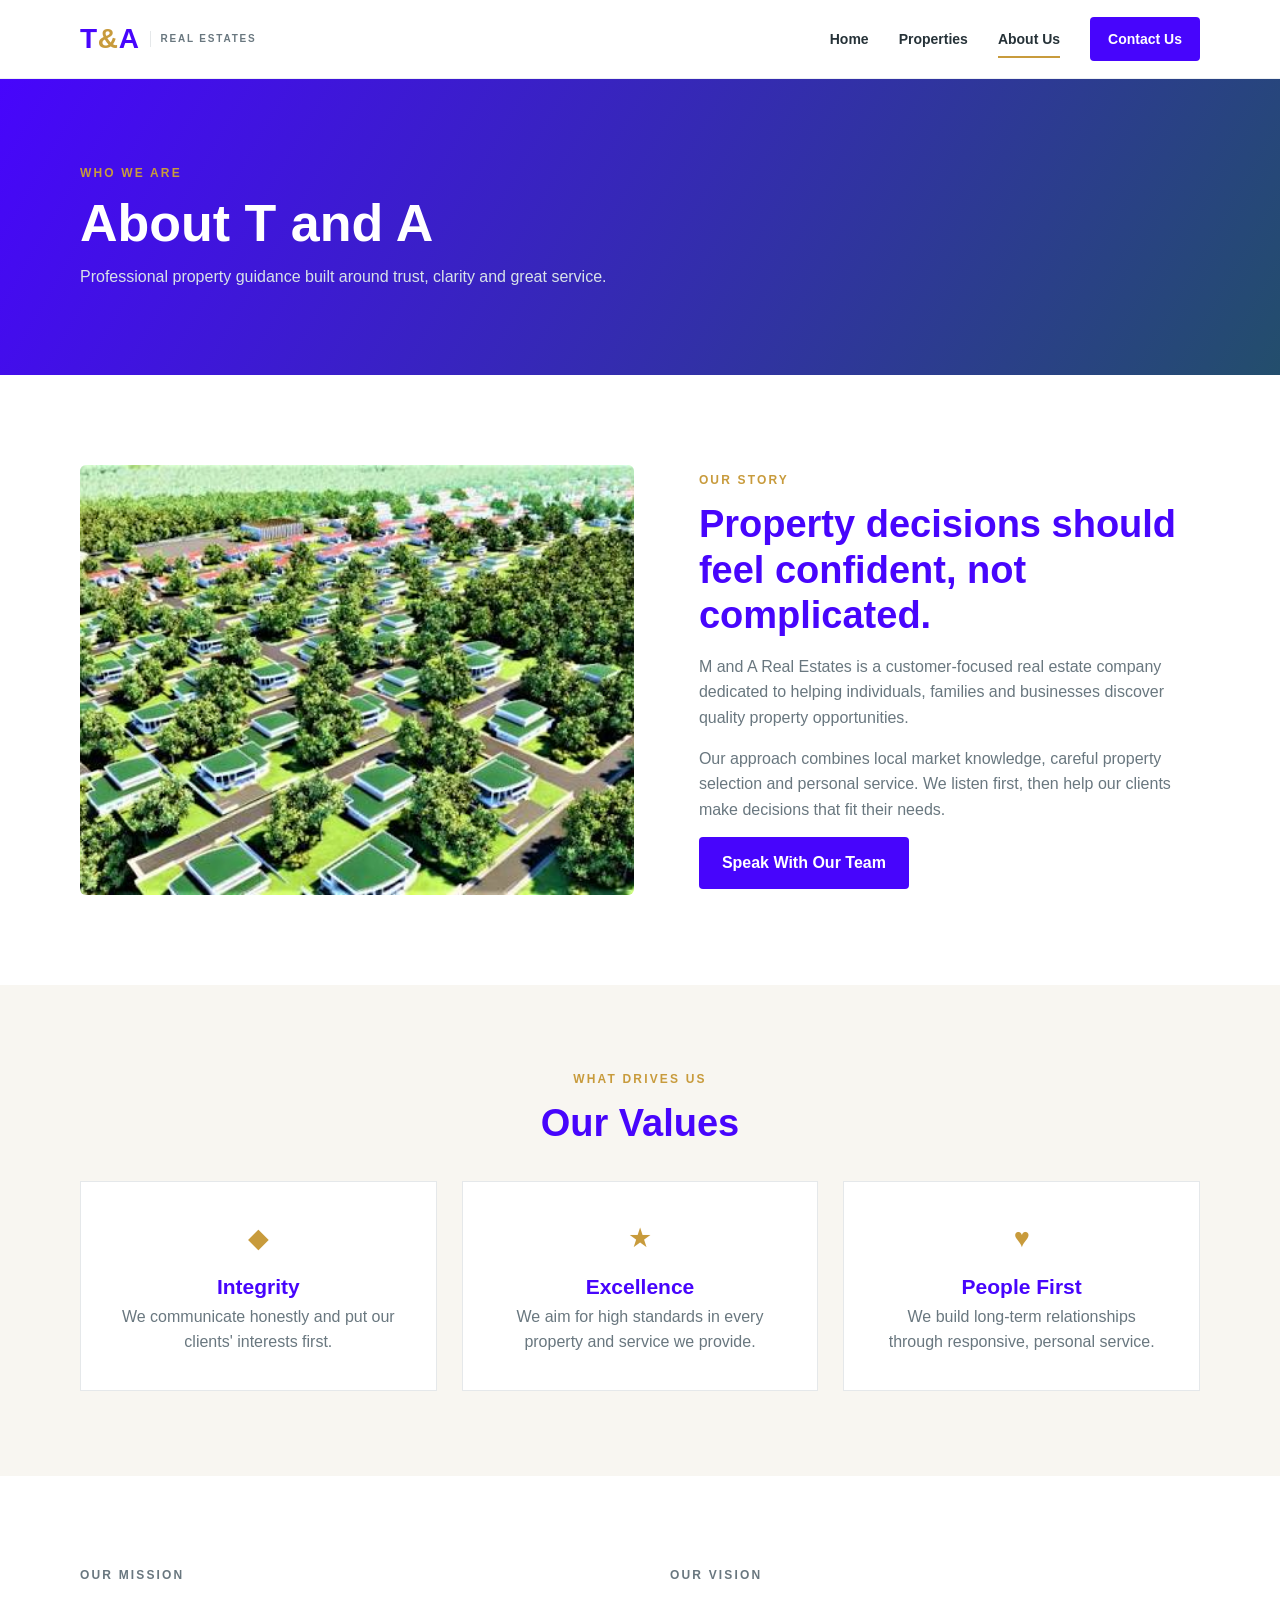
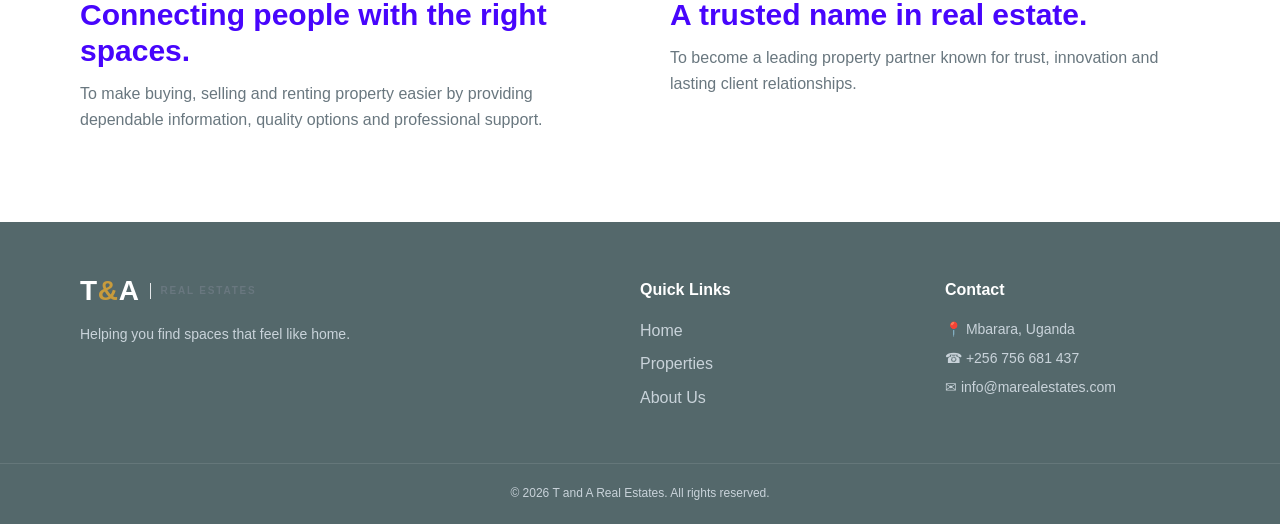
<file: ACLAM,TRISHA,EDWIN/about.html>
<!DOCTYPE html>
<html lang="en">
<head>
  <meta charset="UTF-8"><meta name="viewport" content="width=device-width, initial-scale=1.0">
  <meta name="description" content="Contact T and A Real Estates.">
  <title>Contact | T and A Real Estates</title>
  <link rel="stylesheet" href="Stlye.css">
</head>
<body>
 <header class="site-header">
        <nav class="navbar container">
            <a class="logo" href="index.html"><span>T<span class="amp">&</span>A</span> 
                <small>REAL ESTATES</small></a><button class="menu-toggle" aria-label="Open menu">☰</button>
                <div class="nav-links">
                    <a href="index.html">Home</a><a href="properties.html">Properties</a><a class="active" href="about.html">About Us</a><a href="contact.html" class="nav-cta">Contact Us</a>
                </div>
            </nav></header>
            <main>
<section class="page-hero"><div class="container"><p class="eyebrow">WHO WE ARE</p><h1>About T and A</h1><p>Professional property guidance built around trust, clarity and great service.</p></div></section>
<section class="section"><div class="container split about-split"><div class="split-image"><img src="images/estates.jpg" alt="M and A Real Estates team"></div><div class="split-content"><p class="eyebrow">OUR STORY</p><h2>Property decisions should feel confident, not complicated.</h2><p>M and A Real Estates is a customer-focused real estate company dedicated to helping individuals, families and businesses discover quality property opportunities.</p><p>Our approach combines local market knowledge, careful property selection and personal service. We listen first, then help our clients make decisions that fit their needs.</p><a class="btn btn-dark" href="contact.html">Speak With Our Team</a></div></div></section>
<section class="values-section"><div class="container"><div class="section-heading centered"><div><p class="eyebrow">WHAT DRIVES US</p><h2>Our Values</h2></div></div><div class="values-grid"><article><div class="icon">◆</div><h3>Integrity</h3><p>We communicate honestly and put our clients' interests first.</p></article><article><div class="icon">★</div><h3>Excellence</h3><p>We aim for high standards in every property and service we provide.</p></article><article><div class="icon">♥</div><h3>People First</h3><p>We build long-term relationships through responsive, personal service.</p></article></div></div></section>
<section class="section"><div class="container mission-grid"><div><p class="eyebrow">OUR MISSION</p><h2>Connecting people with the right spaces.</h2><p>To make buying, selling and renting property easier by providing dependable information, quality options and professional support.</p></div><div><p class="eyebrow">OUR VISION</p><h2>A trusted name in real estate.</h2><p>To become a leading property partner known for trust, innovation and lasting client relationships.</p></div></div></section>
</main>
<footer class="footer"><div class="container footer-grid"><div><a class="logo footer-logo" href="index.html"><span>T<span class="amp">&</span>A</span> <small>REAL ESTATES</small></a><p>Helping you find spaces that feel like home.</p></div><div><h4>Quick Links</h4><a href="index.html">Home</a><a href="properties.html">Properties</a><a href="about.html">About Us</a></div><div><h4>Contact</h4><p>📍 Mbarara, Uganda</p><p>☎ +256 756 681 437</p><p>✉ info@marealestates.com</p></div></div><div class="copyright">© 2026 T and A Real Estates. All rights reserved.</div></footer>
<script src="script.js"></script>
</body>
</html>
</file>
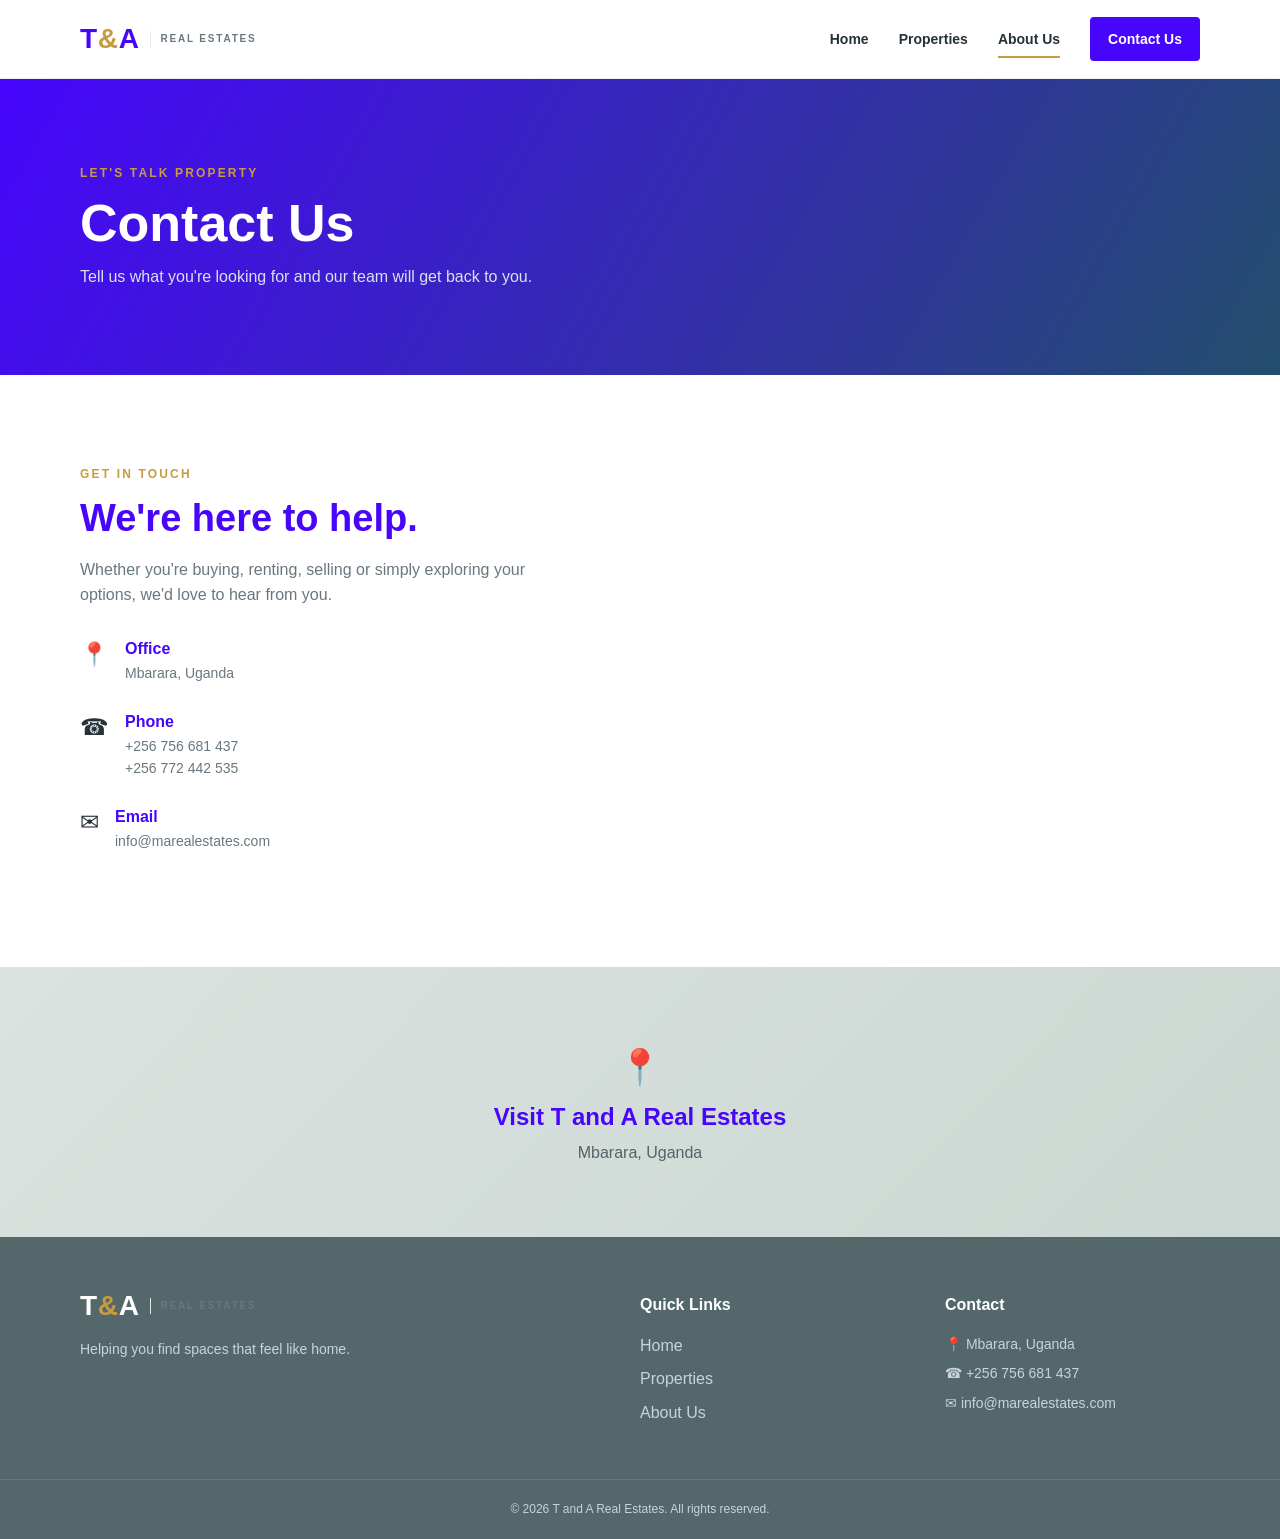
<file: ACLAM,TRISHA,EDWIN/contact.html>
<!DOCTYPE html>
<html lang="en">
<head>
  <meta charset="UTF-8"><meta name="viewport" content="width=device-width, initial-scale=1.0">
  <meta name="description" content="Contact T and A Real Estates.">
  <title>Contact | T and A Real Estates</title>
  <link rel="stylesheet" href="Stlye.css">
</head>
<body>
 <header class="site-header">
        <nav class="navbar container">
            <a class="logo" href="index.html"><span>T<span class="amp">&</span>A</span> 
                <small>REAL ESTATES</small></a><button class="menu-toggle" aria-label="Open menu">☰</button>
                <div class="nav-links">
                    <a href="index.html">Home</a><a href="properties.html">Properties</a><a class="active" href="about.html">About Us</a><a href="contact.html" class="nav-cta">Contact Us</a>
                </div>
            </nav></header>

            <main>
<section class="page-hero"><div class="container"><p class="eyebrow">LET'S TALK PROPERTY</p><h1>Contact Us</h1><p>Tell us what you're looking for and our team will get back to you.</p></div></section>
<section class="section"><div class="container contact-grid">
<div class="contact-details"><p class="eyebrow">GET IN TOUCH</p><h2>We're here to help.</h2><p>Whether you're buying, renting, selling or simply exploring your options, we'd love to hear from you.</p>
<div class="contact-item"><span>📍</span><div><h4>Office</h4><p>Mbarara, Uganda</p></div></div>
<div class="contact-item"><span>☎</span><div><h4>Phone</h4><p>+256 756 681 437</p><p>+256 772 442 535</p></div></div>
<div class="contact-item"><span>✉</span><div><h4>Email</h4><p>info@marealestates.com</p></div></div>
</div>
</section>
<section class="map-placeholder"><div class="container"><div><span class="map-pin">📍</span><h2>Visit T and A Real Estates</h2><p>Mbarara, Uganda</p></div></div></section>
</main>
<footer class="footer"><div class="container footer-grid"><div><a class="logo footer-logo" href="index.html"><span>T<span class="amp">&</span>A</span> <small>REAL ESTATES</small></a><p>Helping you find spaces that feel like home.</p></div><div><h4>Quick Links</h4><a href="index.html">Home</a><a href="properties.html">Properties</a><a href="about.html">About Us</a></div><div><h4>Contact</h4><p>📍 Mbarara, Uganda</p><p>☎ +256 756 681 437</p><p>✉ info@marealestates.com</p></div></div><div class="copyright">© 2026 T and A Real Estates. All rights reserved.</div></footer>
<script src="script.js"></script>
</body>
</html>
</file>
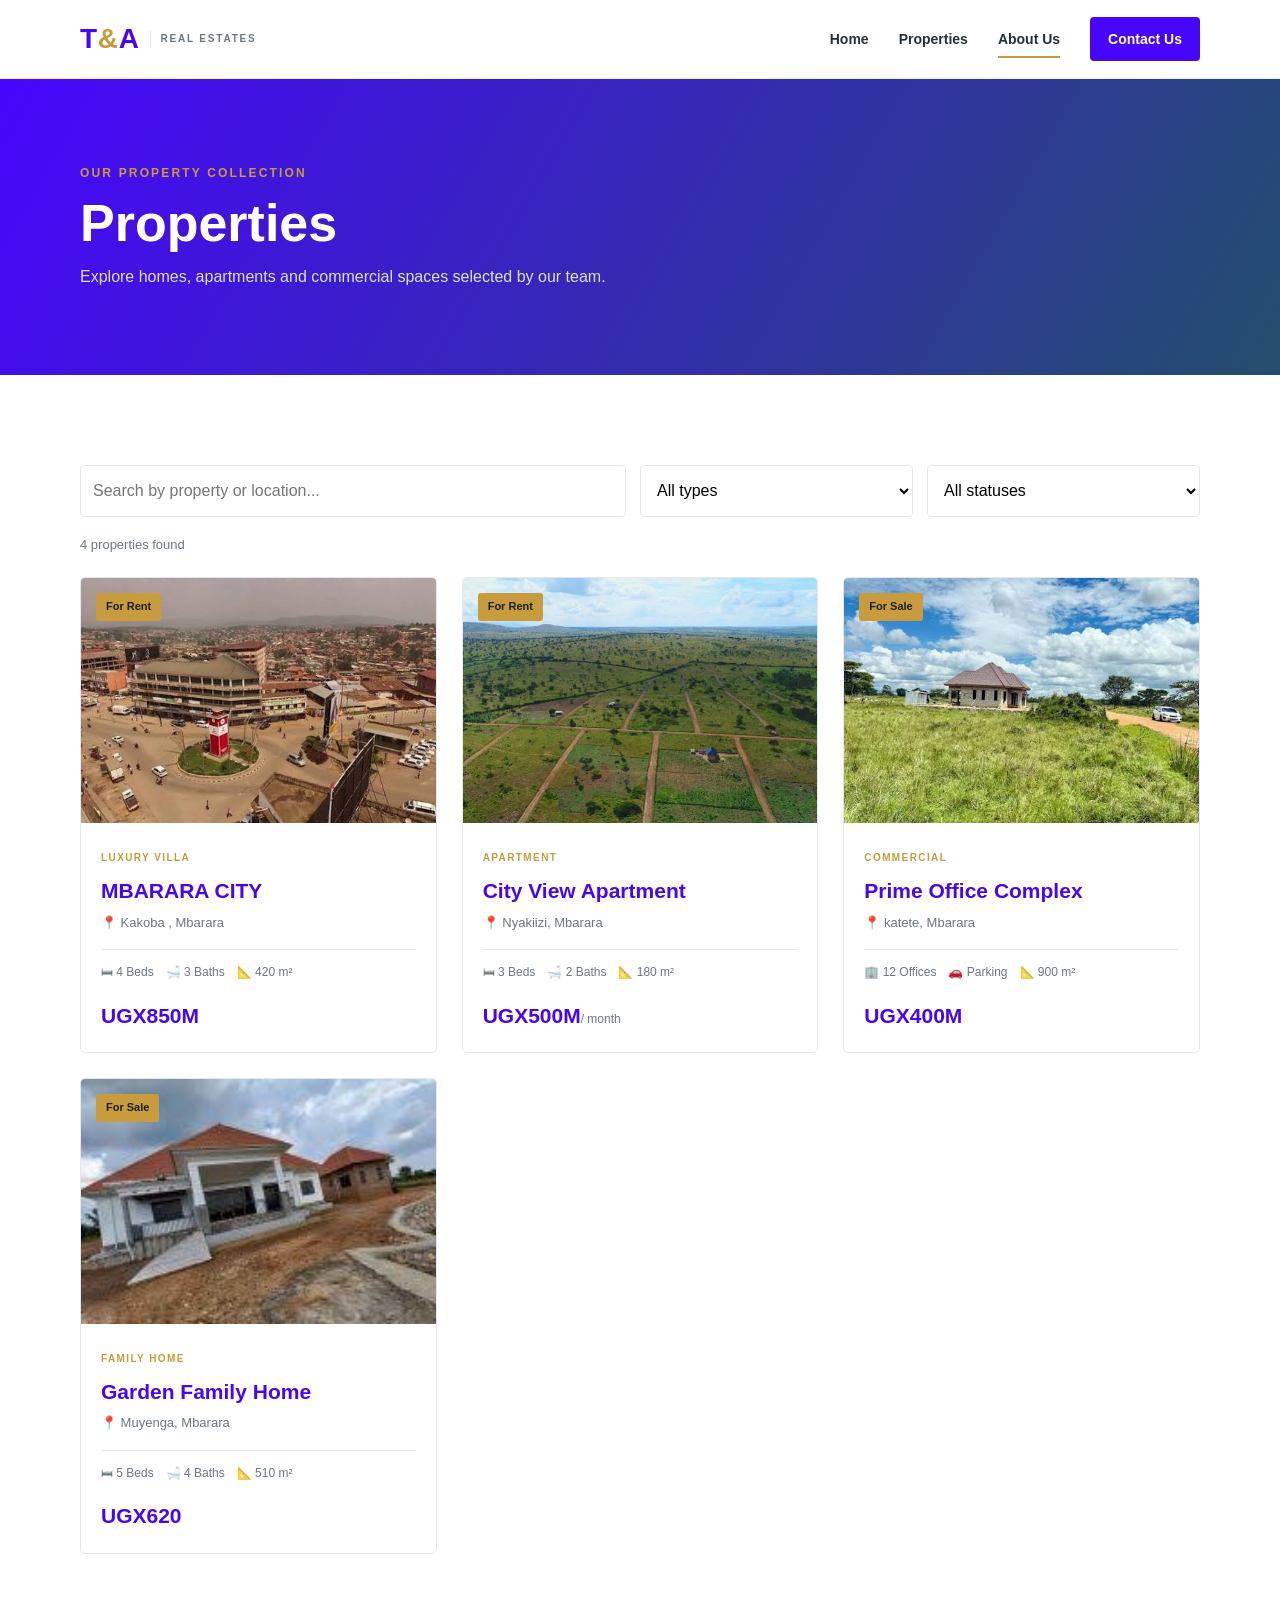
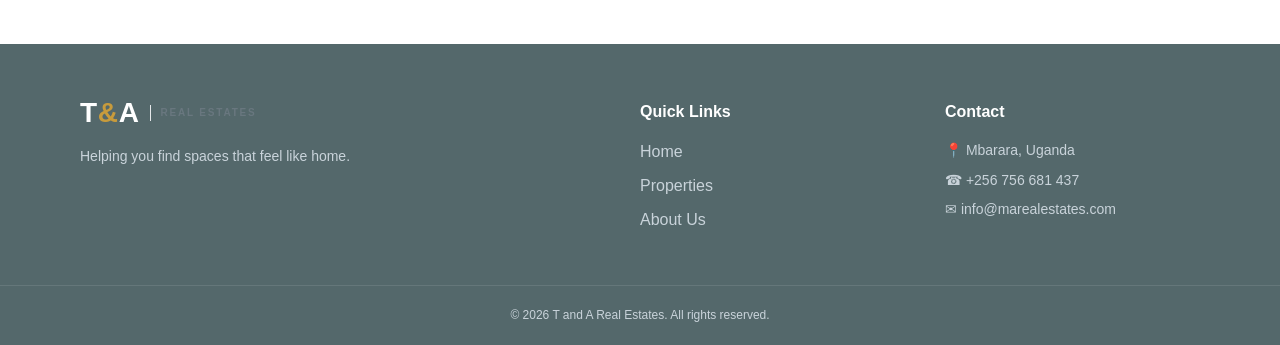
<file: ACLAM,TRISHA,EDWIN/properties.html>
<!DOCTYPE html>
<html lang="en">
<head>
  <meta charset="UTF-8"><meta name="viewport" content="width=device-width, initial-scale=1.0">
  <meta name="description" content="Contact M and A Real Estates.">
  <title>Contact | T and A Real Estates</title>
  <link rel="stylesheet" href="Stlye.css">
</head>
<body>
 <header class="site-header">
        <nav class="navbar container">
            <a class="logo" href="index.html"><span>T<span class="amp">&</span>A</span> 
                <small>REAL ESTATES</small></a><button class="menu-toggle" aria-label="Open menu">☰</button>
                <div class="nav-links">
                    <a href="index.html">Home</a><a href="properties.html">Properties</a><a class="active" href="about.html">About Us</a><a href="contact.html" class="nav-cta">Contact Us</a>
                </div>
            </nav></header>
            <main>
<section class="page-hero"><div class="container"><p class="eyebrow">OUR PROPERTY COLLECTION</p><h1>Properties</h1><p>Explore homes, apartments and commercial spaces selected by our team.</p></div></section>
<section class="section">
<div class="container">
  <div class="filters">
    <input id="propertySearch" type="search" placeholder="Search by property or location...">
    <select id="typeFilter"><option value="all">All types</option><option value="house">House</option><option value="apartment">Apartment</option><option value="commercial">Commercial</option></select>
    <select id="statusFilter"><option value="all">All statuses</option><option value="sale">For Sale</option><option value="rent">For Rent</option></select>
  </div>
  <p id="resultCount" class="result-count"></p>
  <div class="property-grid" id="propertyGrid">
    <article class="property-card listing" data-type="house" data-status="sale" data-name="modern hillside villa kololo kampala">
      <div class="property-image"><img src="images/mbra city.jpg" alt="MBARARA City"><span class="badge">For Rent</span></div><div class="property-info"><span class="property-type">LUXURY VILLA</span><h3>MBARARA CITY</h3><p class="location">📍 Kakoba , Mbarara</p><div class="property-meta"><span>🛏 4 Beds</span><span>🛁 3 Baths</span><span>📐 420 m²</span></div><div class="price">UGX850M</div></div>
    </article>
    <article class="property-card listing" data-type="apartment" data-status="rent" data-name="city view apartment naguru kampala">
      <div class="property-image"><img src="images/plot.jpg" alt="City View Apartment"><span class="badge">For Rent</span></div><div class="property-info"><span class="property-type">APARTMENT</span><h3>City View Apartment</h3><p class="location">📍 Nyakiizi, Mbarara</p><div class="property-meta"><span>🛏 3 Beds</span><span>🛁 2 Baths</span><span>📐 180 m²</span></div><div class="price">UGX500M<small>/ month</small></div></div>
    </article>
    <article class="property-card listing" data-type="commercial" data-status="sale" data-name="prime office complex ntinda kampala">
      <div class="property-image"><img src="images/plot2.jpg" alt="Prime Office Complex"><span class="badge">For Sale</span></div><div class="property-info"><span class="property-type">COMMERCIAL</span><h3>Prime Office Complex</h3><p class="location">📍 katete, Mbarara</p><div class="property-meta"><span>🏢 12 Offices</span><span>🚗 Parking</span><span>📐 900 m²</span></div><div class="price">UGX400M</div></div>
    </article>
    <article class="property-card listing" data-type="house" data-status="sale" data-name="garden family home muyenga kampala">
      <div class="property-image"><img src="images/house.jpg" alt="Garden Family Home"><span class="badge">For Sale</span></div><div class="property-info"><span class="property-type">FAMILY HOME</span><h3>Garden Family Home</h3><p class="location">📍 Muyenga, Mbarara</p><div class="property-meta"><span>🛏 5 Beds</span><span>🛁 4 Baths</span><span>📐 510 m²</span></div><div class="price">UGX620</div></div>
    </article>
  
  </div>
  <div id="noResults" class="no-results" hidden><h3>No properties found</h3><p>Try changing your filters or search term.</p></div>
</div>
</section>
</main>
<footer class="footer"><div class="container footer-grid"><div><a class="logo footer-logo" href="index.html"><span>T<span class="amp">&</span>A</span> <small>REAL ESTATES</small></a><p>Helping you find spaces that feel like home.</p></div><div><h4>Quick Links</h4><a href="index.html">Home</a><a href="properties.html">Properties</a><a href="about.html">About Us</a></div><div><h4>Contact</h4><p>📍 Mbarara, Uganda</p><p>☎ +256 756 681 437</p><p>✉ info@marealestates.com</p></div></div><div class="copyright">© 2026 T and A Real Estates. All rights reserved.</div></footer>
<script src="script.js"></script>
</body>
</html>
</file>
<file: ACLAM,TRISHA,EDWIN/Stlye.css>
:root{--navy:#4705fc;--navy2:#63b4f7;--gold:#c89b3c;--cream:#f8f6f1;--white:#fff;--text:#263238;--muted:#69777f;--border:#e5e8ea;--shadow:0 12px 35px rgba(16,42,67,.10)}
*{box-sizing:border-box;margin:0;padding:0}html{scroll-behavior:smooth}body{font-family:Inter,Segoe UI,Arial,sans-serif;color:var(--text);background:#fff;line-height:1.6}img{display:block;width:100%}a{text-decoration:none;color:inherit}.container{width:min(1120px,92%);margin:auto}
.site-header{background:var(--white);border-bottom:1px solid #edf0f2;position:sticky;top:0;z-index:20}.navbar{height:78px;display:flex;align-items:center;justify-content:space-between}.logo{display:flex;align-items:center;gap:10px;color:var(--navy);font-weight:800;letter-spacing:.04em}.logo>span{font-size:28px;line-height:1}.logo small{font-size:10px;letter-spacing:.18em;color:var(--muted);border-left:1px solid var(--border);padding-left:10px}.amp{color:var(--gold)}.nav-links{display:flex;align-items:center;gap:30px;font-weight:600;font-size:14px}.nav-links a{padding:29px 0;position:relative}.nav-links a.active:after{content:"";height:2px;background:var(--gold);position:absolute;left:0;right:0;bottom:21px}.nav-links .nav-cta{background:var(--navy);color:#fff;padding:11px 18px;border-radius:4px}.nav-links .nav-cta.active:after{display:none}.menu-toggle{display:none;border:0;background:none;font-size:25px;color:var(--navy)}
.hero{min-height:610px;position:relative;background:linear-gradient(90deg,rgba(7,25,40,.9),rgba(7,25,40,.25)),url("../images/house.jpg") center/cover;display:flex;align-items:center;color:#fff}.hero-content{position:relative;padding:70px 0}.eyebrow{font-size:12px;font-weight:800;letter-spacing:.18em;color:var(--gold);margin-bottom:12px}.hero h1{font-size:clamp(42px,6vw,72px);line-height:1.08;max-width:700px;margin-bottom:22px}.hero h1 span{font-weight:400}.hero-text{max-width:560px;color:#e6edf1;font-size:18px}.hero-buttons{display:flex;gap:12px;margin-top:32px}.btn{display:inline-block;border:0;border-radius:4px;padding:13px 23px;font-weight:750;cursor:pointer;transition:.2s}.btn-primary{background:var(--gold);color:#17202a}.btn-primary:hover{transform:translateY(-2px);filter:brightness(1.05)}.btn-outline{border:1px solid #fff;color:#fff}.btn-dark{background:var(--navy);color:#fff}.btn-dark:hover{background:var(--navy2)}.full{width:100%}
.search-box-wrap{margin-top:-55px;position:relative;z-index:2}.property-search{background:#fff;padding:25px;box-shadow:var(--shadow);display:grid;grid-template-columns:1fr 1.2fr 1fr auto;gap:18px;border-radius:6px}.property-search label{display:block;font-size:11px;font-weight:800;text-transform:uppercase;letter-spacing:.08em;color:var(--muted);margin-bottom:5px}.property-search input,.property-search select,.filters input,.filters select,.form-card input,.form-card select,.form-card textarea{width:100%;padding:12px;border:1px solid var(--border);border-radius:4px;background:#fff;font:inherit;outline:none}.property-search input:focus,.property-search select:focus,.filters input:focus,.filters select:focus,.form-card input:focus,.form-card select:focus,.form-card textarea:focus{border-color:var(--gold)}
.section{padding:90px 0}.section-heading{display:flex;align-items:end;justify-content:space-between;margin-bottom:34px}.section-heading h2,.split-content h2,.contact-details h2{font-size:38px;line-height:1.2;color:var(--navy)}.text-link{font-weight:750;color:var(--navy)}.property-grid{display:grid;grid-template-columns:repeat(3,1fr);gap:25px}.property-card{background:#fff;border:1px solid var(--border);border-radius:5px;overflow:hidden;transition:.25s}.property-card:hover{transform:translateY(-5px);box-shadow:var(--shadow)}.property-image{height:245px;position:relative;overflow:hidden;background:#ddd}.property-image img{height:100%;object-fit:cover}.badge{position:absolute;left:15px;top:15px;background:var(--gold);color:#18212b;padding:5px 10px;border-radius:3px;font-size:11px;font-weight:800}.property-info{padding:20px}.property-type{font-size:10px;font-weight:800;letter-spacing:.14em;color:var(--gold)}.property-info h3{font-size:21px;color:var(--navy);margin:5px 0}.location{color:var(--muted);font-size:13px}.property-meta{display:flex;gap:12px;border-top:1px solid var(--border);margin-top:16px;padding-top:13px;color:var(--muted);font-size:12px;flex-wrap:wrap}.price{font-size:21px;font-weight:800;color:var(--navy);margin-top:16px}.price small{font-size:12px;font-weight:500;color:var(--muted)}
.stats-section{background:var(--navy);color:#fff;padding:50px 0}.stats{display:grid;grid-template-columns:repeat(4,1fr);text-align:center}.stats div{border-right:1px solid rgba(243, 107, 107, 0.16)}.stats div:last-child{border:0}.stats strong{display:block;font-size:38px;color:var(--gold)}.stats span{font-size:13px;color:#cbd5db}.split{display:grid;grid-template-columns:1.05fr .95fr;gap:65px;align-items:center}.split-image img{height:430px;object-fit:cover;border-radius:6px}.split-content>p:not(.eyebrow){color:var(--muted);margin:15px 0}.check-list{margin:22px 0}.check-list p{font-weight:650;color:var(--navy);margin:8px 0}.footer{background:#54686b;color:#c9d3da;padding-top:55px}.footer-grid{display:grid;grid-template-columns:2fr 1fr 1fr;gap:50px;padding-bottom:45px}.footer-logo{color:#fff;margin-bottom:18px}.footer h4{color:#fff;margin-bottom:15px}.footer-grid>div>a:not(.logo){display:block;margin:8px 0;color:#c9d3da}.footer-grid p{margin:7px 0;font-size:14px}.copyright{text-align:center;border-top:1px solid rgba(255,255,255,.1);padding:20px;font-size:12px}
.page-hero{background:linear-gradient(120deg,var(--navy),#234e6c);color:#fff;padding:85px 0}.page-hero h1{font-size:52px;line-height:1.1}.page-hero p:not(.eyebrow){max-width:620px;color:#d8e2e8;margin-top:12px}.filters{display:grid;grid-template-columns:2fr 1fr 1fr;gap:14px;margin-bottom:18px}.result-count{color:var(--muted);font-size:13px;margin-bottom:22px}.no-results{text-align:center;padding:50px;background:var(--cream);border-radius:5px}.no-results h3{color:var(--navy);margin-bottom:5px}.values-section{background:var(--cream);padding:85px 0}.centered{justify-content:center;text-align:center}.values-grid{display:grid;grid-template-columns:repeat(3,1fr);gap:25px}.values-grid article{background:#fff;padding:35px;border:1px solid var(--border);text-align:center}.icon{font-size:27px;color:var(--gold);margin-bottom:10px}.values-grid h3{color:var(--navy);font-size:21px}.values-grid p,.mission-grid p{color:var(--muted)}.mission-grid{display:grid;grid-template-columns:1fr 1fr;gap:60px}.mission-grid h2{font-size:30px;color:var(--navy);line-height:1.2;margin-bottom:12px}
.contact-grid{display:grid;grid-template-columns:.85fr 1.15fr;gap:65px}.contact-details>p:not(.eyebrow){color:var(--muted);margin:15px 0 28px}.contact-item{display:flex;gap:16px;margin:25px 0}.contact-item>span{font-size:23px}.contact-item h4{color:var(--navy)}.contact-item p{color:var(--muted);font-size:14px}.form-card{background:#fff;padding:35px;box-shadow:var(--shadow);border:1px solid var(--border)}.form-card h2{color:var(--navy);margin-bottom:20px}.form-card label{display:block;font-size:12px;font-weight:750;color:var(--navy);margin:13px 0 6px}.form-message{margin-top:13px;font-size:13px;font-weight:700}.map-placeholder{height:270px;background:linear-gradient(135deg,#dbe2df,#cbd7d2);display:flex;align-items:center;justify-content:center;text-align:center;color:var(--navy)}.map-placeholder .map-pin{font-size:35px}.map-placeholder h2{margin:3px 0}.map-placeholder p{color:#53636a}
@media(max-width:850px){.nav-links{display:none;position:absolute;top:78px;left:0;right:0;background:#fff;padding:12px 5%;box-shadow:0 10px 20px rgba(0,0,0,.08);flex-direction:column;align-items:stretch;gap:0}.nav-links.open{display:flex}.nav-links a{padding:13px 0}.nav-links a.active:after{bottom:5px}.nav-links .nav-cta{padding:12px;text-align:center;margin:5px 0}.menu-toggle{display:block}.property-search{grid-template-columns:1fr 1fr}.property-search .btn{grid-column:1/-1}.property-grid{grid-template-columns:repeat(2,1fr)}.split,.contact-grid{grid-template-columns:1fr}.split-image img{height:330px}.stats{grid-template-columns:repeat(2,1fr);gap:25px}.stats div:nth-child(2){border:0}.footer-grid{grid-template-columns:1fr 1fr}.filters{grid-template-columns:1fr 1fr}.filters input{grid-column:1/-1}.values-grid,.mission-grid{grid-template-columns:1fr}}
@media(max-width:560px){.hero{min-height:570px}.hero h1{font-size:42px}.hero-text{font-size:16px}.hero-buttons{flex-direction:column;align-items:flex-start}.search-box-wrap{margin-top:-35px}.property-search{grid-template-columns:1fr}.property-search .btn{grid-column:auto}.section{padding:65px 0}.section-heading{display:block}.section-heading .text-link{display:inline-block;margin-top:12px}.section-heading h2,.split-content h2,.contact-details h2{font-size:31px}.property-grid{grid-template-columns:1fr}.stats{grid-template-columns:1fr 1fr}.stats strong{font-size:30px}.footer-grid{grid-template-columns:1fr}.page-hero{padding:60px 0}.page-hero h1{font-size:42px}.filters{grid-template-columns:1fr}.filters input{grid-column:auto}.split-image img{height:270px}.form-card{padding:24px}}
</file>
